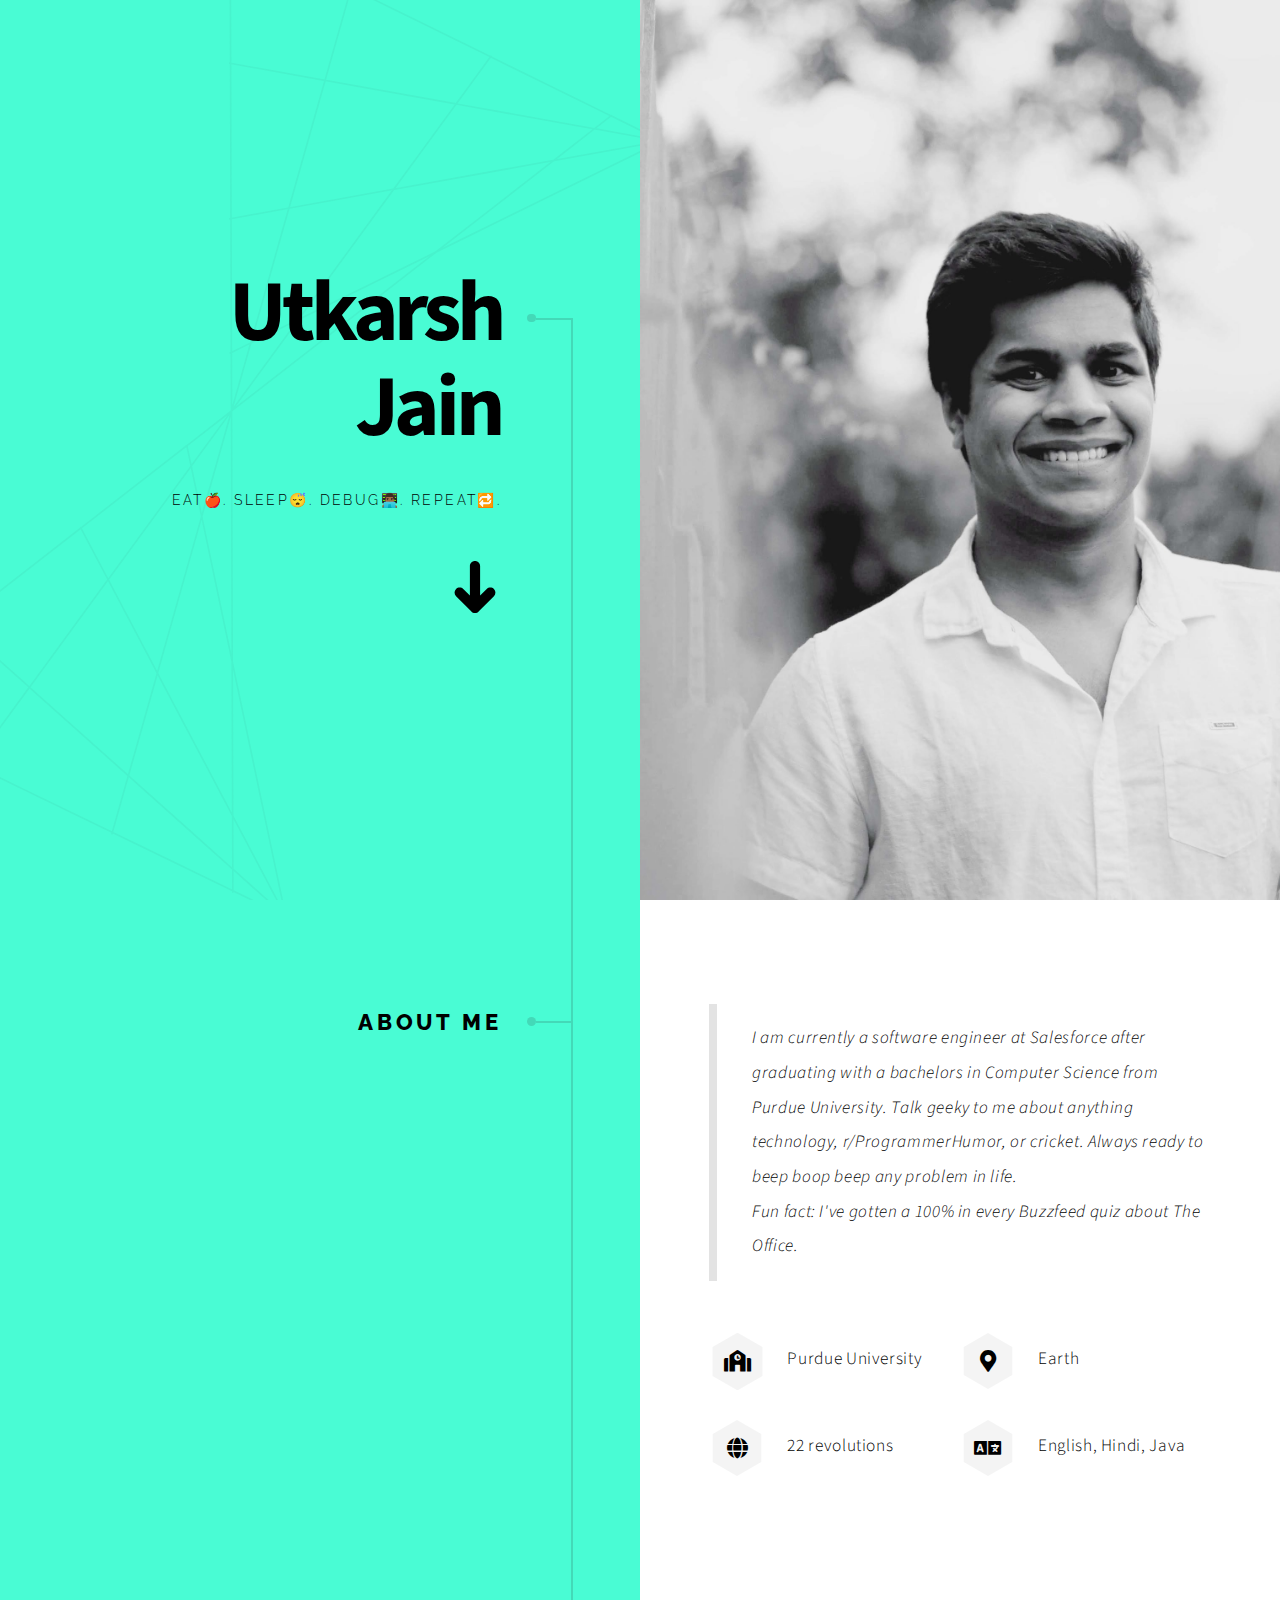
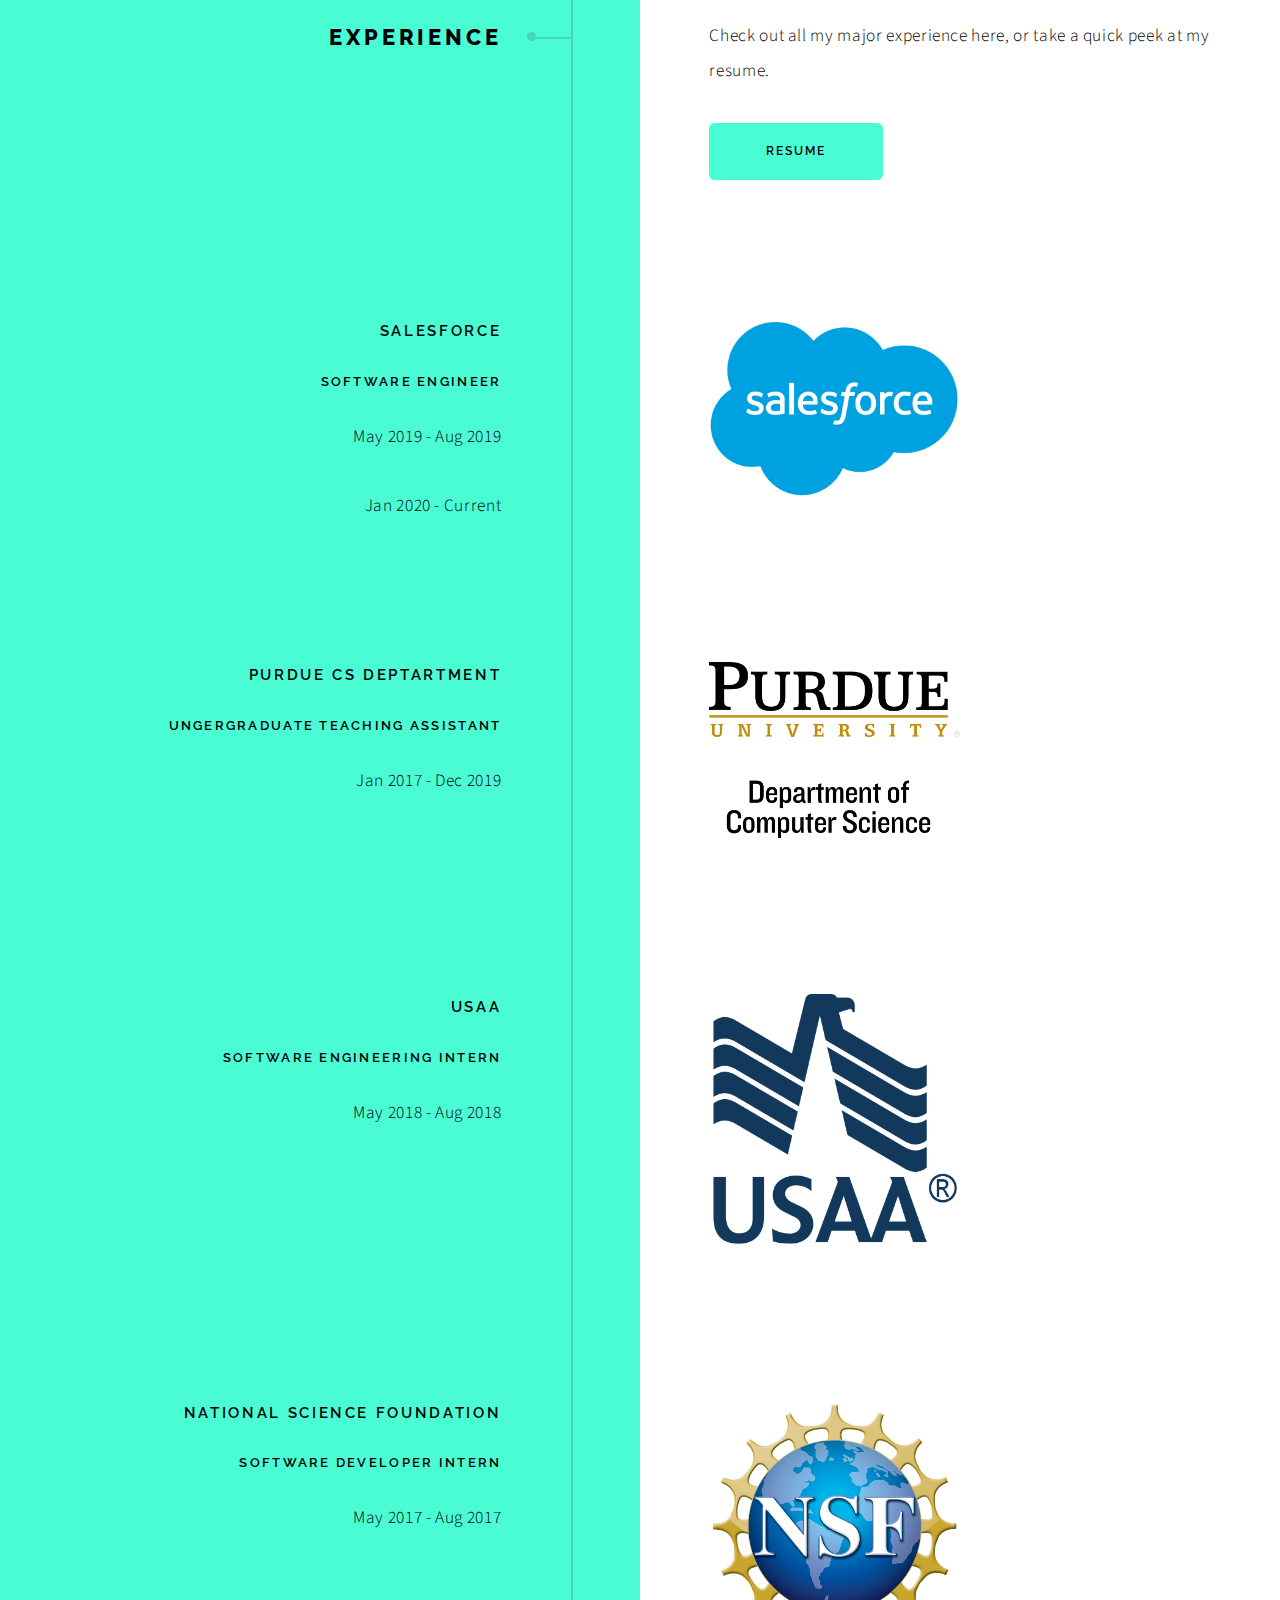
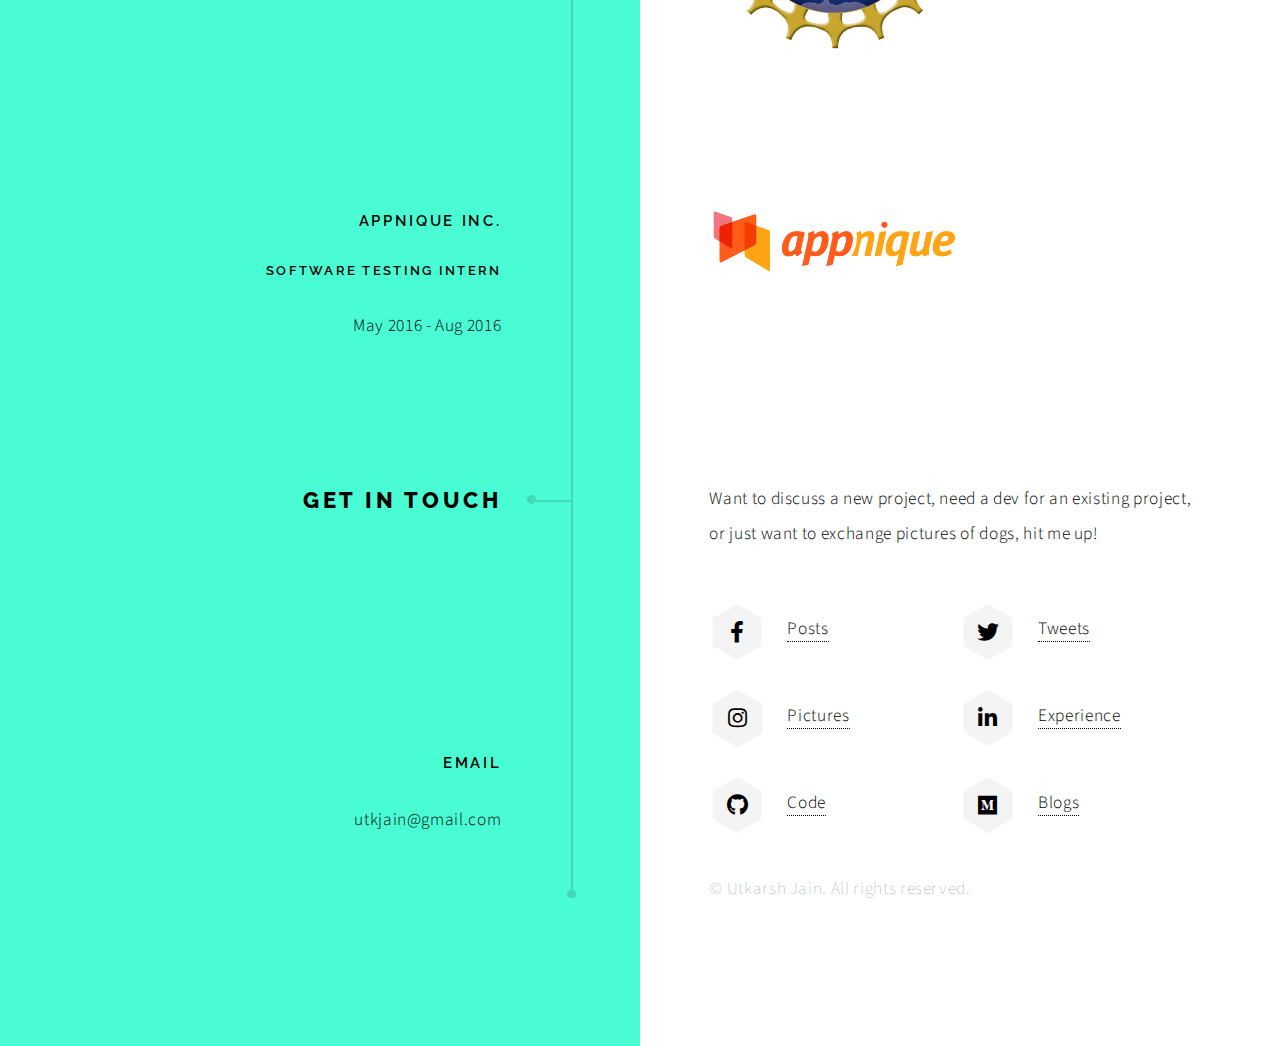
<file: index.html>
<!DOCTYPE HTML>
<html>
	<head>
		<title>Utkarsh Jain</title>
		<meta charset="utf-8" />
		<meta name="viewport" content="width=device-width, initial-scale=1, user-scalable=no" />
		<meta name="description" content="" />
		<meta name="keywords" content="" />
		<link rel="stylesheet" href="assets/css/main.css" />
		<link rel="icon" type="image/png" href="images/logo.png">
	</head>
	<body class="is-preload">

		<!-- Wrapper -->
			<div id="wrapper">

				<!-- Intro -->
				<section class="intro">
					<header>
						<h1>Utkarsh Jain</h1>
						<p>EAT🍎. SLEEP😴. DEBUG👨🏾‍💻. REPEAT🔁.</p>
						<ul class="actions">
							<li><a href="#me" class="arrow scrolly"><span class="label">Next</span></a></li>
						</ul>
					</header>
					<div class="content">
						<span class="image fill" data-position="center"><img src="images/me.jpg" alt="" /></span>
					</div>
				</section>

				<section id="me">
					<header>
						<h2>About me</h2>
					</header>
					<div class="content">
						<blockquote>I am currently a software engineer at Salesforce after graduating with a bachelors in Computer Science from Purdue University. Talk geeky to me about anything technology, r/ProgrammerHumor, or cricket. Always ready to beep boop beep any problem in life. <br> Fun fact: I've gotten a 100% in every Buzzfeed quiz about The Office. </blockquote>
						<ul class="feature-icons">
							<li class="icon solid fa-school">Purdue University</li>
							<li class="icon solid fa-map-marker-alt">Earth</li>
							<li class="icon solid fa-globe">22 revolutions</li>
							<li class="icon solid fa-language">English, Hindi, Java</li>

						</ul>
					</div>
				</section> 

				<section id="exp">
					<header>
						<h2>Experience</h2>
					</header>
					<div class="content">
						<p>Check out all my major experience here, or take a quick peek at my resume. </p>
						<ul class="actions">
							<li><a href="http://UtkarshJain98.github.io/resume.pdf" class="button primary large">Resume</a></li>
						</ul>
					</div>
				</section>

				<section>

					<header>
						<h3>Salesforce</h3>
						<h5>Software Engineer</h5>
						<p>May 2019 - Aug 2019 </p>
						<p>Jan 2020 - Current </p>

					</header>
					<div class="content">
						<span class="image main"><img src="images/salesforce.png" alt="" /></span>
					</div>
				</section>

				<section>
					<header>
						<h3>Purdue CS Deptartment</h3>
						<h5>Ungergraduate Teaching Assistant</h5>
						<p>Jan 2017 - Dec 2019 </p>
					</header>
					<div class="content">
						<span class="image main"><img src="images/pu.png" alt="" /></span>
					</div>
				</section>

				<section>
					<header>
						<h3>USAA</h3>
						<h5>Software Engineering Intern</h5>
						<p>May 2018 - Aug 2018 </p>
					</header>
					<div class="content">
						<span class="image main"><img src="images/usaa.png" alt="" /></span>
					</div>
				</section>

				<section>
					<header>
						<h3>National Science Foundation</h3>
						<h5>Software Developer Intern</h5>
						<p>May 2017 - Aug 2017 </p>
					</header>
					<div class="content">
						<span class="image main"><img src="images/nsf.png" alt="" /></span>
					</div>
				</section>

				<section>
					<header>
						<h3>Appnique Inc.</h3>
						<h5>Software Testing Intern</h5>
						<p>May 2016 - Aug 2016 </p>
					</header>
					<div class="content">
						<span class="image main"><img src="images/app.png" alt="" /></span>
					</div>
				</section>

				<!-- Section -->
					<section>
						<header>
							<h2>Get in touch</h2>
						</header>
						<div class="content">
							<p>Want to discuss a new project, need a dev for an existing project, or just want to exchange pictures of dogs, hit me up!</p>

							<ul class="feature-icons">
								<li class="icon brands fa-facebook-f"><a href="https://facebook.com/Utkyboy">Posts</a></li>
								<li class="icon brands fa-twitter"><a href="https://twitter.com/Utkyboy">Tweets</a></li>
								<li class="icon brands fa-instagram"><a href="https://instagram.com/Utkyblog">Pictures</a></li>
								<li class="icon brands fa-linkedin-in"><a href="https://linkedin.com/in/UtkarshJain98">Experience</a></li>
								<li class="icon brands fa-github"><a href="https://github.com/UtkarshJain98">Code</a></li>
								<li class="icon brands fa-medium"><a href="https://utkjain.medium.com/">Blogs</a></li>
	
							</ul>
						</div>
						<footer>
							<h3>Email</h3>
							<p>utkjain@gmail.com</p>

						</footer>
					</section>

				<!-- Copyright -->
					<div class="copyright">&copy; Utkarsh Jain. All rights reserved.</div>

			</div>

		<!-- Scripts -->
			<script src="assets/js/jquery.min.js"></script>
			<script src="assets/js/jquery.scrolly.min.js"></script>
			<script src="assets/js/browser.min.js"></script>
			<script src="assets/js/breakpoints.min.js"></script>
			<script src="assets/js/util.js"></script>
			<script src="assets/js/main.js"></script>

	</body>
</html>
</file>
<file: assets/css/main.css>
@import url(fontawesome-all.min.css);
@import url("https://fonts.googleapis.com/css?family=Source+Sans+Pro:300,600,700,300i,600i,700i|Raleway:600,800");

html, body,div, span, applet, object,
iframe, h1, h2, h3, h4, h5, h6, p, blockquote,
pre, a, abbr, acronym, address, big, cite,
code, del, dfn, em, img, ins, kbd, q, s, samp,
small, strike, strong, sub, sup, tt, var, b,
u, i, center, dl, dt, dd, ol, ul, li, fieldset,
label, legend, caption, tbody,
tfoot, thead, tr, th, td, article, aside,
canvas, details, embed, figure, figcaption,
footer, header, hgroup, menu, nav, output, ruby,
section, summary, time, mark, audio, video {
	margin: 0;
	padding: 0;
	border: 0;
	font-size: 100%;
	font: inherit;
	vertical-align: baseline;
}

article, aside, details, figcaption, figure,
footer, header, hgroup, menu, nav, section {
	display: block;}

body {
	line-height: 1;
}

ol, ul {
	list-style: none;
}

blockquote, q {
	quotes: none;
}

	blockquote:before, blockquote:after, q:before, q:after {
		content: '';
		content: none;
	}

body {
	-webkit-text-size-adjust: none;
}

/* Basic */


	body {
		-ms-overflow-style: scrollbar;
	}

	@media screen and (max-width: 480px) {

		html, body {
			min-width: 320px;
		}

	}

	html {
		box-sizing: border-box;
	}

	*, *:before, *:after {
		box-sizing: inherit;
	}

	html {
		overflow-x: hidden;
	}

	body {
		background: #ffffff;
		overflow-x: hidden;
	}

		body.is-preload *, body.is-preload *:before, body.is-preload *:after {
			-moz-animation: none !important;
			-webkit-animation: none !important;
			-ms-animation: none !important;
			animation: none !important;
			-moz-transition: none !important;
			-webkit-transition: none !important;
			-ms-transition: none !important;
			transition: none !important;
		}

/* Typography */

	html {
		font-size: 18pt;
	}

		@media screen and (max-width: 1920px) {

			html {
				font-size: 13pt;
			}

		}

		@media screen and (max-width: 1152px) {

			html {
				font-size: 14pt;
			}

		}

		@media screen and (max-width: 736px) {

			html {
				font-size: 12pt;
			}

		}

		@media screen and (max-width: 480px) {

			html {
				font-size: 11pt;
			}

		}

	body {
		background-color: #ffffff;
		color: #000000;
	}

	body, input, select, textarea {
		color: #000000;
		font-family: "Source Sans Pro", Helvetica, sans-serif;
		font-size: 1rem;
		font-weight: 300;
		letter-spacing: 0.0375em;
		line-height: 2;
	}

	a {
		-moz-transition: border-bottom-color 0.25s ease-in-out;
		-webkit-transition: border-bottom-color 0.25s ease-in-out;
		-ms-transition: border-bottom-color 0.25s ease-in-out;
		transition: border-bottom-color 0.25s ease-in-out;
		text-decoration: none;
		color: #000000;
		border-bottom: dotted 1px;
	}

		a:hover {
			text-decoration: none;
			border-bottom-color: transparent;
		}

	strong, b {
		font-weight: 600;
		color: #000000;
	}

	em, i {
		font-style: italic;
	}

	p {
		margin: 0 0 2rem 0;
	}

	h1, h2, h3, h4, h5, h6 {
		color: #000000;
		font-family: "Raleway", Helvetica, sans-serif;
		font-weight: 600;
		letter-spacing: 0.175em;
		line-height: 1.75;
		margin: 0 0 1.5rem 0;
		text-transform: uppercase;
	}

		h1 a, h2 a, h3 a, h4 a, h5 a, h6 a {
			color: inherit;
			text-decoration: none;
		}

	h1 {
		font-family: "Source Sans Pro", Helvetica, sans-serif;
		font-size: 5rem;
		font-weight: 700;
		letter-spacing: -0.05em;
		line-height: 1.1;
		margin: 0 0 1.5rem 0;
		text-transform: none;
	}

	h2 {
		font-size: 1.25rem;
		font-weight: 800;
		margin: 0 0 2rem 0;
	}

	h3 {
		font-size: 0.875rem;
	}

	h4 {
		font-size: 0.875rem;
	}

	h5 {
		font-size: 0.75rem;
	}

	h6 {
		font-size: 0.625rem;
	}

	@media screen and (max-width: 736px) {

		h1 {
			font-size: 4.5rem;
			line-height: 1.1;
		}

		h2 {
			font-size: 1.25rem;
			line-height: 1.7;
		}

		h3 {
			font-size: 0.9rem;
		}

		h4 {
			font-size: 0.75rem;
		}

		h5 {
			font-size: 0.675rem;
		}

	}

	@media screen and (max-width: 360px) {

		h1 {
			font-size: 3.75rem;
		}

		h2 {
			font-size: 1.125rem;
		}

		h3 {
			font-size: 0.8rem;
		}

		h4 {
			font-size: 0.675rem;
		}

		h5 {
			font-size: 0.675rem;
		}

	}

	sub {
		font-size: 0.8rem;
		position: relative;
		top: 0.5rem;
	}

	sup {
		font-size: 0.8rem;
		position: relative;
		top: -0.5rem;
	}

	blockquote {
		border-left: solid 0.5rem rgba(144, 144, 144, 0.25);
		font-style: italic;
		margin: 0 0 2rem 0;
		padding: 1rem 0 1rem 2rem;
	}

	code {
		background: rgba(144, 144, 144, 0.1);
		border-radius: 0.325rem;
		font-family: "Courier New", monospace;
		font-size: 0.9rem;
		margin: 0 0.25rem;
		padding: 0.25rem 0.65rem;
	}

	pre {
		-webkit-overflow-scrolling: touch;
		font-family: "Courier New", monospace;
		font-size: 0.9rem;
		margin: 0 0 2rem 0;
		width: 100%;
	}

		pre code {
			display: block;
			line-height: 1.75;
			padding: 1rem 1.5rem;
			overflow-x: auto;
		}

	hr {
		border: 0;
		border-bottom: solid 2px rgba(144, 144, 144, 0.25);
		margin: 3rem 0;
	}

		hr.major {
			margin: 5rem 0;
		}

		@media screen and (max-width: 736px) {

			hr.major {
				margin: 3rem 0;
			}

		}



/* Box */

	.box {
		border: solid 2px rgba(144, 144, 144, 0.25);
		border-radius: 0.325rem;
		margin-bottom: 2rem;
		padding: 1.5rem;
	}

		.box > :last-child {
			margin-bottom: 0;
		}

		.box.alt {
			border: 0;
			border-radius: 0;
			padding: 0;
		}

/* Button */

	input[type="submit"],
	input[type="reset"],
	input[type="button"],
	button,
	.button {
		-moz-appearance: none;
		-webkit-appearance: none;
		-ms-appearance: none;
		appearance: none;
		-moz-transition: background-color 0.25s ease-in-out, box-shadow 0.25s ease-in-out, color 0.25s ease-in-out;
		-webkit-transition: background-color 0.25s ease-in-out, box-shadow 0.25s ease-in-out, color 0.25s ease-in-out;
		-ms-transition: background-color 0.25s ease-in-out, box-shadow 0.25s ease-in-out, color 0.25s ease-in-out;
		transition: background-color 0.25s ease-in-out, box-shadow 0.25s ease-in-out, color 0.25s ease-in-out;
		background-color: transparent;
		border-radius: 0.325rem;
		border: 0;
		box-shadow: inset 0 0 0 2px rgba(144, 144, 144, 0.25);
		color: #000000 !important;
		cursor: pointer;
		display: inline-block;
		font-family: "Raleway", Helvetica, sans-serif;
		font-size: 0.6rem;
		font-weight: 600;
		height: 3rem;
		letter-spacing: 0.175em;
		line-height: 3rem;
		padding: 0 2rem;
		text-align: center;
		text-decoration: none;
		text-transform: uppercase;
		white-space: nowrap;
	}

		input[type="submit"]:hover,
		input[type="reset"]:hover,
		input[type="button"]:hover,
		button:hover,
		.button:hover {
			box-shadow: inset 0 0 0 2px #2ee4bb;
			color: #2ee4bb !important;
		}

		input[type="submit"]:active,
		input[type="reset"]:active,
		input[type="button"]:active,
		button:active,
		.button:active {
			background-color: rgba(73, 252, 212, 0.25);
			box-shadow: inset 0 0 0 2px #2ee4bb;
			color: #2ee4bb !important;
		}

		input[type="submit"].small,
		input[type="reset"].small,
		input[type="button"].small,
		button.small,
		.button.small {
			font-size: 0.5rem;
			height: 2.25rem;
			line-height: 2.25rem;
			padding: 0 1.25rem;
		}

		input[type="submit"].large,
		input[type="reset"].large,
		input[type="button"].large,
		button.large,
		.button.large {
			font-size: 0.7rem;
			height: 3.2625rem;
			line-height: 3.2625rem;
			padding: 0 3.25rem;
		}

		input[type="submit"].wide,
		input[type="reset"].wide,
		input[type="button"].wide,
		button.wide,
		.button.wide {
			min-width: 13rem;
		}

		input[type="submit"].icon:before,
		input[type="reset"].icon:before,
		input[type="button"].icon:before,
		button.icon:before,
		.button.icon:before {
			margin-right: 0.5rem;
		}

		input[type="submit"].fit,
		input[type="reset"].fit,
		input[type="button"].fit,
		button.fit,
		.button.fit {
			width: 100%;
		}

		input[type="submit"].disabled, input[type="submit"]:disabled,
		input[type="reset"].disabled,
		input[type="reset"]:disabled,
		input[type="button"].disabled,
		input[type="button"]:disabled,
		button.disabled,
		button:disabled,
		.button.disabled,
		.button:disabled {
			pointer-events: none;
			opacity: 0.25;
		}

		input[type="submit"].primary,
		input[type="reset"].primary,
		input[type="button"].primary,
		button.primary,
		.button.primary {
			background-color: #49fcd4;
			box-shadow: none;
			color: #000000 !important;
		}

			input[type="submit"].primary:hover,
			input[type="reset"].primary:hover,
			input[type="button"].primary:hover,
			button.primary:hover,
			.button.primary:hover {
				background-color: #93ffe7;
			}

			input[type="submit"].primary:active,
			input[type="reset"].primary:active,
			input[type="button"].primary:active,
			button.primary:active,
			.button.primary:active {
				background-color: #44f2cb;
			}

		@media screen and (max-width: 736px) {

			input[type="submit"],
			input[type="reset"],
			input[type="button"],
			button,
			.button {
				font-size: 0.7rem;
				height: 3.3rem;
				line-height: 3.3rem;
			}

				input[type="submit"].large,
				input[type="reset"].large,
				input[type="button"].large,
				button.large,
				.button.large {
					font-size: 0.8rem;
					height: 3.75rem;
					line-height: 3.75rem;
				}

				input[type="submit"].small,
				input[type="reset"].small,
				input[type="button"].small,
				button.small,
				.button.small {
					font-size: 0.6rem;
					height: 3rem;
					line-height: 3rem;
				}

		}

/* Icon */

	.icon {
		text-decoration: none;
		border-bottom: none;
		position: relative;
	}

		.icon:before {
			-moz-osx-font-smoothing: grayscale;
			-webkit-font-smoothing: antialiased;
			display: inline-block;
			font-style: normal;
			font-variant: normal;
			text-rendering: auto;
			line-height: 1;
			text-transform: none !important;
			font-family: 'Font Awesome 5 Free';
			font-weight: 400;
		}

		.icon > .label {
			display: none;
		}

		.icon.solid:before {
			font-weight: 900;
		}

		.icon.brands:before {
			font-family: 'Font Awesome 5 Brands';
		}

/* Image */

	.image {
		border: 0;
		display: inline-block;
		position: relative;
	}

		.image img {
			display: block;
		}

		.image[data-position] img {
			-moz-object-fit: cover;
			-webkit-object-fit: cover;
			-ms-object-fit: cover;
			object-fit: cover;
			display: block;
			position: absolute;
			top: 0;
			left: 0;
			width: 100%;
			height: 100%;
		}

		.image[data-position="top left"] img {
			-moz-object-position: top left;
			-webkit-object-position: top left;
			-ms-object-position: top left;
			object-position: top left;
		}

		.image[data-position="top"] img {
			-moz-object-position: top;
			-webkit-object-position: top;
			-ms-object-position: top;
			object-position: top;
		}

		.image[data-position="top right"] img {
			-moz-object-position: top right;
			-webkit-object-position: top right;
			-ms-object-position: top right;
			object-position: top right;
		}

		.image[data-position="right"] img {
			-moz-object-position: right;
			-webkit-object-position: right;
			-ms-object-position: right;
			object-position: right;
		}

		.image[data-position="bottom right"] img {
			-moz-object-position: bottom right;
			-webkit-object-position: bottom right;
			-ms-object-position: bottom right;
			object-position: bottom right;
		}

		.image[data-position="bottom"] img {
			-moz-object-position: bottom;
			-webkit-object-position: bottom;
			-ms-object-position: bottom;
			object-position: bottom;
		}

		.image[data-position="bottom left"] img {
			-moz-object-position: bottom left;
			-webkit-object-position: bottom left;
			-ms-object-position: bottom left;
			object-position: bottom left;
		}

		.image[data-position="left"] img {
			-moz-object-position: left;
			-webkit-object-position: left;
			-ms-object-position: left;
			object-position: left;
		}

		.image[data-position="center"] img {
			-moz-object-position: center;
			-webkit-object-position: center;
			-ms-object-position: center;
			object-position: center;
		}

		.image[data-position="25% 25%"] img {
			-moz-object-position: 25% 25%;
			-webkit-object-position: 25% 25%;
			-ms-object-position: 25% 25%;
			object-position: 25% 25%;
		}

		.image[data-position="75% 25%"] img {
			-moz-object-position: 75% 25%;
			-webkit-object-position: 75% 25%;
			-ms-object-position: 75% 25%;
			object-position: 75% 25%;
		}

		.image[data-position="75% 75%"] img {
			-moz-object-position: 75% 75%;
			-webkit-object-position: 75% 75%;
			-ms-object-position: 75% 75%;
			object-position: 75% 75%;
		}

		.image[data-position="25% 75%"] img {
			-moz-object-position: 25% 75%;
			-webkit-object-position: 25% 75%;
			-ms-object-position: 25% 75%;
			object-position: 25% 75%;
		}

		.image.left, .image.right {
			max-width: 40%;
		}

			.image.left img, .image.right img {
				width: 100%;
			}

		.image.left {
			float: left;
			margin: 0 2rem 2rem 0;
			top: 0.25rem;
		}

		.image.right {
			float: right;
			margin: 0 0 2rem 2rem;
			top: 0.25rem;
		}

		.image.fit {
			display: block;
			margin: 0 0 2rem 0;
			width: 100%;
		}

			.image.fit img {
				width: 100%;
			}

		.image.main {
			display: block;
			margin: 3rem 0;
			width: 50%;
		}

			.image.main img {
				width: 100%;
			}

			.image.main:first-child {
				margin-top: 0;
			}

		.image.fill {
			height: 100%;
			left: 0;
			position: absolute;
			top: 0;
			width: 100%;
		}

			.image.fill img {
				height: 100%;
				left: 0;
				position: absolute;
				top: 0;
				width: 100%;
			}

/* List */

	ol {
		list-style: decimal;
		margin: 0 0 2rem 0;
		padding-left: 1.25rem;
	}

		ol li {
			padding-left: 0.25rem;
		}

	ul {
		list-style: disc;
		margin: 0 0 2rem 0;
		padding-left: 1rem;
	}

		ul li {
			padding-left: 0.325rem;
		}

		ul.alt {
			list-style: none;
			padding-left: 0;
		}

			ul.alt > li {
				border-top: solid 1px rgba(144, 144, 144, 0.25);
				padding: 0.75rem 0;
			}

				ul.alt > li:first-child {
					border-top: 0;
					padding-top: 0;
				}

				ul.alt > li:last-child {
					padding-bottom: 0;
				}

		ul.items {
			list-style: none;
			padding-left: 0;
		}

			ul.items > li {
				padding-left: 0;
				margin: 0 0 3rem 0;
			}

				ul.items > li > h3 {
					margin: 0 0 1rem 0;
				}

				ul.items > li > :last-child {
					margin-bottom: 0;
				}

				ul.items > li:last-child {
					margin-bottom: 0;
				}

		@media screen and (max-width: 736px) {

			ul.items > li {
				margin: 0 0 2rem 0;
			}

		}

	dl {
		margin: 0 0 2rem 0;
	}

		dl dt {
			display: block;
			font-weight: 600;
			margin: 0 0 1rem 0;
		}

		dl dd {
			margin-left: 1.5rem;
		}

/* Actions */

	ul.actions {
		display: -moz-flex;
		display: -webkit-flex;
		display: -ms-flex;
		display: flex;
		cursor: default;
		list-style: none;
		margin-left: -1rem;
		padding-left: 0;
	}

		ul.actions li {
			padding: 0 0 0 1rem;
			vertical-align: middle;
		}

		ul.actions.special {
			-moz-justify-content: center;
			-webkit-justify-content: center;
			-ms-justify-content: center;
			justify-content: center;
			width: 100%;
			margin-left: 0;
		}

			ul.actions.special li:first-child {
				padding-left: 0;
			}

		ul.actions.stacked {
			-moz-flex-direction: column;
			-webkit-flex-direction: column;
			-ms-flex-direction: column;
			flex-direction: column;
			margin-left: 0;
		}

			ul.actions.stacked li {
				padding: 1.3rem 0 0 0;
			}

				ul.actions.stacked li:first-child {
					padding-top: 0;
				}

		ul.actions.fit {
			width: calc(100% + 1rem);
		}

			ul.actions.fit li {
				-moz-flex-grow: 1;
				-webkit-flex-grow: 1;
				-ms-flex-grow: 1;
				flex-grow: 1;
				-moz-flex-shrink: 1;
				-webkit-flex-shrink: 1;
				-ms-flex-shrink: 1;
				flex-shrink: 1;
				width: 100%;
			}

				ul.actions.fit li > * {
					width: 100%;
				}

			ul.actions.fit.stacked {
				width: 100%;
			}

		@media screen and (max-width: 480px) {

			ul.actions:not(.fixed) {
				-moz-flex-direction: column;
				-webkit-flex-direction: column;
				-ms-flex-direction: column;
				flex-direction: column;
				margin-left: 0;
				width: 100% !important;
			}

				ul.actions:not(.fixed) li {
					-moz-flex-grow: 1;
					-webkit-flex-grow: 1;
					-ms-flex-grow: 1;
					flex-grow: 1;
					-moz-flex-shrink: 1;
					-webkit-flex-shrink: 1;
					-ms-flex-shrink: 1;
					flex-shrink: 1;
					padding: 1rem 0 0 0;
					text-align: center;
					width: 100%;
				}

					ul.actions:not(.fixed) li > * {
						width: 100%;
					}

					ul.actions:not(.fixed) li:first-child {
						padding-top: 0;
					}

					ul.actions:not(.fixed) li input[type="submit"],
					ul.actions:not(.fixed) li input[type="reset"],
					ul.actions:not(.fixed) li input[type="button"],
					ul.actions:not(.fixed) li button,
					ul.actions:not(.fixed) li .button {
						width: 100%;
					}

						ul.actions:not(.fixed) li input[type="submit"].icon:before,
						ul.actions:not(.fixed) li input[type="reset"].icon:before,
						ul.actions:not(.fixed) li input[type="button"].icon:before,
						ul.actions:not(.fixed) li button.icon:before,
						ul.actions:not(.fixed) li .button.icon:before {
							margin-left: -0.5rem;
						}

		}

/* Arrow */

	a.arrow {
		border-bottom: 0;
		display: inline-block;
		height: 4rem;
		position: relative;
		width: 6rem;
	}

		a.arrow .label {
			display: none;
		}

		a.arrow:before {
			background-image: url("data:image/svg+xml;charset=utf8,%3Csvg xmlns='http://www.w3.org/2000/svg' x='0px' y='0px' viewBox='0 0 512 512'%3E%3Cpath d='M442.53,346.28L293.65,495.16c-0.33,0.33-0.7,0.62-1.05,0.94c-9.16,9.77-22.15,15.9-36.6,15.9 c-14.44,0-27.43-6.13-36.59-15.88c-0.35-0.33-0.72-0.62-1.06-0.96L69.47,346.28c-19.62-19.62-19.62-51.44,0-71.05 c19.62-19.62,51.43-19.62,71.06,0l65.23,65.23V50.24C205.76,22.5,228.25,0,256,0s50.24,22.5,50.24,50.24v290.21l65.23-65.23 c19.62-19.62,51.43-19.62,71.05,0C462.15,294.84,462.15,326.66,442.53,346.28z' fill='%23000000' /%3E%3C/svg%3E");
			background-position: center;
			background-repeat: no-repeat;
			background-size: contain;
			content: '';
			display: inline-block;
			height: 100%;
			position: relative;
			width: 3rem;
		}

/* Feature Icons */

	ul.feature-icons {
		display: flex;
		flex-wrap: wrap;
		list-style: none;
		margin: 3rem 0;
		padding-left: 0;
	}

		ul.feature-icons:first-child {
			margin-top: 0;
		}

		ul.feature-icons li {
			margin: 2.5rem 0 0 0;
			padding: 0.5rem 0 0 4.5rem;
			position: relative;
			width: 50%;
		}

			ul.feature-icons li:before {
				background-image: url("data:image/svg+xml;charset=utf8,%3Csvg xmlns='http://www.w3.org/2000/svg' x='0px' y='0px' viewBox='0 0 512 512'%3E%3Cpath d='M256,0l221.7,128v256L256,512L34.3,384V128L256,0z' fill='rgba(144, 144, 144, 0.1)' /%3E%3C/svg%3E");
				background-position: center;
				background-repeat: no-repeat;
				background-size: contain;
				color: #000000;
				display: block;
				font-size: 1.25rem;
				height: 3.25rem;
				left: 0;
				line-height: 3.25rem;
				position: absolute;
				text-align: center;
				top: 0;
				width: 3.25rem;
			}

			ul.feature-icons li:nth-child(1), ul.feature-icons li:nth-child(2) {
				margin-top: 0;
			}

		@media screen and (max-width: 736px) {

			ul.feature-icons {
				margin: 0 0 3rem 0;
			}

				ul.feature-icons li {
					width: 100%;
				}

					ul.feature-icons li:nth-child(2) {
						margin-top: 2rem;
					}

		}

/* Wrapper */

	#wrapper {
		position: relative;
		width: 100vw;
		padding: 0 0 10rem 0;
	}

		#wrapper:before {
			background-attachment: fixed;
			background-color: #49fcd4;
			background-image: url("data:image/svg+xml;charset=utf8,%3Csvg xmlns='http://www.w3.org/2000/svg' viewBox='0 0 920 1750' x='0px' y='0px'%3E %3Cpath style='fill: rgba(67, 217, 184, 0.25)' d='M889.72,1137.55l-2.91-0.75l-364.39,282.94l-0.7-0.9l-0.51,0.11l-94.77-451.5l-32.51-15.75l-16.73-8.11l0,0.68 l-1.46,0l0-1.39l-1.89-0.92l-112.41-54.47l-0.29,1.03l-1.41-0.37l0.37-1.31l-34.14-16.54l-98.56-47.76l-0.59,0.81l-1.16-0.88 l0.42-0.57L11.43,766.33l-0.25,0.2l-0.9-1.15l102.87-79.98l0.08-0.1l0.02,0.02l116.68-90.72l-0.18-0.34l1.3-0.66l0.05,0.09 l100.5-78.14l-0.07-0.32l0.65-0.14l42.3-32.89l-0.15-54.54l-0.59,0.29l-0.64-1.31l1.23-0.6l-0.01-4.54l-0.33-122.47l-0.99,0.18 l-0.28-1.43l1.27-0.23l-0.4-147.49l-0.87-0.16l0.28-1.43l0.58,0.1l-0.35-127.48l-0.13-0.06l0.64-1.31L489.97,76.8l0.73,0.19 l-0.04,0.14l132.63,65.11l0.33-0.45l1.16,0.88l-0.16,0.22l114.21,56.07l0.45-0.35l0.72,0.93l47.89,23.51l2.76-1.36l0.56,4.61 l-3.32-1.63L571.52,330.88L375.95,482.93l0.66,239.95l51.12,243.57l222.53,107.83l236.23,60.93l2.27-1.77 M375.8,425.34l17.25-8.47 l36.13-127.75l-53.73,9.66L375.8,425.34z M551,241.05l38.19-52.2l-123.83-22.27l-34.13,120.68l98.99-17.81L551,241.05z M532.3,269.09l151.34-27.22l37.63-29.25l-130.48-23.47L532.3,269.09z M303.38,733.9l-2.36-4.48l-44.18-83.78L182.5,747.25 l40.78,36.46l52.69,47.11L303.38,733.9z M277.18,831.91l56.95,50.93L375.69,920l-0.13-49.23l-71.19-135L277.18,831.91z M303.96,731.86l41.93-148.25l-9.74-46.39L257.8,644.33L303.96,731.86z M304.94,733.73l9.55,18.12l61.05,115.78l-0.39-144.6 l-16.9-80.53l-11.71-55.81L304.94,733.73z M375.21,211.79l0.23,85.51l54.17-9.74l34.29-121.23l-88.87-15.98L375.21,211.79z M430.78,288.83l-17.88,63.21L394.81,416l44.01-21.6l90.15-123.23L430.78,288.83z M287.76,898.62l87.99,42.64l-0.05-19.29 l-91.37-81.71l-7.59-6.78l-14.88,52.59L287.76,898.62z M174.26,843.62l86.26,41.8l15-53.03l-93.89-83.95l-53.34,72.91L174.26,843.62 z M113.18,687.22L12.71,765.33l55.69,26.99l58.56,28.38l53.58-73.24l-34.83-31.14L113.18,687.22z M230.62,595.92l-116.27,90.4 l63.02,56.36l4.03,3.61l74.67-102.08l-7.47-14.17L230.62,595.92z M331.94,517.15l-100.15,77.86l25.25,47.88l78.71-107.59l-1.71-8.14 L331.94,517.15z M333.22,516.15l2.02,9.64l1.66,7.92l34.65-47.37L333.22,516.15z M337.31,535.63l9.43,44.95l26.67-94.3 L337.31,535.63z M347.39,583.66l27.74,132.16l-0.62-228.04L347.39,583.66z M374.7,21.83l0.35,127.02l89.27,16.06l24.61-87 L374.7,21.83z M490.25,78.56l-22.26,78.7l-2.24,7.91l124.39,22.37l10.23-13.99l22.04-30.12L490.25,78.56z M623.74,144.09 l-12.29,16.8l-19.71,26.95l131.07,23.58l14.73-11.45L623.74,144.09z M739,200.67l-13.3,10.34l-0.96,0.74l58.14,10.46L739,200.67z M723.19,212.96l-25.33,19.69l-11.14,8.66l97.03-17.45L723.19,212.96z M782.89,225.5l-98.64,17.74l-107.06,83.23L782.89,225.5z M631.68,282.26l49.48-38.47l-150.1,27l-89.41,122.22l129.1-63.37L631.68,282.26z M565.06,334.05l-125.28,61.5l-45.94,62.8 l-14.96,20.44L565.06,334.05z M425.31,412.87l11.65-15.93l-42.69,20.96l-13.66,48.3l-3.58,12.67L425.31,412.87z M392.51,418.76 l-16.71,8.2l0.01,4.72l0.12,45.68L392.51,418.76z M377.21,941.96l21.37,10.36l24.14,11.7l-45.56-40.74L377.21,941.96z M377.15,921.31l34.83,31.15l12.57,11.24l-47.53-90.14L377.15,921.31z M376.63,730.07l0.38,140.33l48.29,91.59L376.63,730.07z M806.29,1197.48l75.8-58.86l-28.56,11.47l-25.6,10.28l14.96,7.25l-0.64,1.31l-16.16-7.83l-124.76,50.1l40.56,36.27L806.29,1197.48z M522.43,1146.18l58.88,111.66l52.71-21.17l64.61-25.95l-75.11-67.17L522.43,1146.18z M621.92,1142.14l-115.78-103.53l-46.8-12.07 l62.33,118.2l7.06-0.18L621.92,1142.14z M700.14,1210.12l124.19-49.87l-42.89-20.78l-155.8,4.04L700.14,1210.12z M679.7,1295.77 l61.03-47.39l-40.9-36.57l-117.85,47.32l42.09,79.82L679.7,1295.77z M522.48,1417.85l1.83-1.42l98.6-76.56l-42.28-80.19 l-84.25,33.83L522.48,1417.85z M496.08,1292.06l83.87-33.68l-59.14-112.16l-55.04,1.43L496.08,1292.06z M465.46,1146.2l54.58-1.42 l-62.61-118.74l-18.03-4.65l0.36-1.41l16.74,4.32l-27.63-52.4L465.46,1146.2z M458.42,1024.79l45.35,11.7l-74.14-66.29 L458.42,1024.79z M431.46,969.87l75.38,67.41l136.26,35.15L431.46,969.87z M649.76,1075.65l-140.54-36.25l114.83,102.68l154.53-4.01 L649.76,1075.65z M656.92,1077.5l124.84,60.5l51.97-1.35l47.7-1.24L656.92,1077.5z M784.62,1139.38l41.54,20.13l56.45-22.67 L784.62,1139.38z'/%3E %3C/svg%3E");
			background-position: -50% 10%;
			background-repeat: repeat-y;
			background-size: 75% auto;
			content: '';
			display: block;
			height: 100%;
			left: 0;
			position: absolute;
			top: 0;
			width: 50vw;
			z-index: -1;
		}

		#wrapper section {
			display: grid;
			grid-template-areas: "header content" "footer content";
			grid-template-columns: 50vw 50vw;
			grid-template-rows: 1fr;
		}

			#wrapper section:first-child {
				margin-top: 0;
			}

			#wrapper section > header {
				grid-area: header;
				justify-self: end;
				text-align: right;
			}

				#wrapper section > header h2 {
					margin: 0 0 5rem 0;
				}

				#wrapper section > header h1 + p {
					font-family: "Raleway", Helvetica, sans-serif;
					font-size: 0.8rem;
					letter-spacing: 0.175em;
					line-height: 2.5;
					text-transform: uppercase;
				}

				#wrapper section > header ul.actions {
					justify-content: flex-end;
				}

			#wrapper section > .content {
				grid-area: content;
				max-width: 60rem;
				position: relative;
			}

			#wrapper section > footer {
				grid-area: footer;
				text-align: right;
			}

				#wrapper section > footer ul.actions {
					justify-content: flex-end;
				}

		#wrapper > section {
			position: relative;
		}

			#wrapper > section > header:before {
				background: #43d9b8;
				content: '';
				display: block;
				margin-top: 1rem;
				position: absolute;
				width: 2px;
			}

			#wrapper > section > header h1, #wrapper > section > header h2 {
				position: relative;
			}

				#wrapper > section > header h1:before, #wrapper > section > header h2:before {
					background: #43d9b8;
					content: '';
					display: block;
					height: 2px;
					position: absolute;
					top: 1rem;
				}

				#wrapper > section > header h1:after, #wrapper > section > header h2:after {
					background: #43d9b8;
					border-radius: 0.5rem;
					content: '';
					display: block;
					height: 0.5rem;
					position: absolute;
					top: 0.75rem;
					width: 0.5rem;
				}

			#wrapper > section > header h1 {
				margin-top: -2rem;
			}

				#wrapper > section > header h1:before {
					top: 3rem;
				}

				#wrapper > section > header h1:after {
					top: 2.75rem;
				}

			#wrapper > section > .content > section {
				position: relative;
			}

				#wrapper > section > .content > section:first-child {
					margin-top: 6rem;
				}

			#wrapper > section.intro {
				align-items: center;
			}

				#wrapper > section.intro > header {
					padding-top: 4rem;
					width: 100%;
				}

					#wrapper > section.intro > header > * {
						margin-left: auto;
					}

					#wrapper > section.intro > header:before {
						left: auto;
					}

				#wrapper > section.intro > .content {
					height: 100vh;
					max-width: none;
				}

			#wrapper > section:last-of-type > header:before {
				height: 100%;
			}

			#wrapper > section:last-of-type > header:after {
				background: #43d9b8;
				border-radius: 0.5rem;
				bottom: -1.5rem;
				content: '';
				display: block;
				height: 0.5rem;
				position: absolute;
				width: 0.5rem;
				z-index: 1;
			}

		#wrapper .copyright {
			color: rgba(0, 0, 0, 0.25);
			font-size: 1rem;
			left: 50vw;
			position: relative;
			width: 50vw;
		}

			#wrapper .copyright a {
				color: inherit;
			}

		#wrapper section {
			margin: 7.5rem 0 0 0;
		}

			#wrapper section > header {
				padding: 0 10rem 0 5rem;
				width: 35rem;
			}

			#wrapper section > .content {
				padding: 0 5rem;
			}

			#wrapper section > footer {
				padding: 0 10rem;
			}

		#wrapper > section > header:before {
			height: calc(100% + 10rem);
			left: calc(50vw - 5rem);
		}

		#wrapper > section > header h1:before, #wrapper > section > header h2:before {
			right: -5rem;
			width: 2.5rem;
		}

		#wrapper > section > header h1:after, #wrapper > section > header h2:after {
			right: -2.5rem;
		}

		#wrapper > section > .content > section {
			left: calc(-50vw - 5rem);
		}

			#wrapper > section > .content > section > header {
				width: 32rem;
			}

		#wrapper > section.intro > header > * {
			width: 20rem;
		}

		#wrapper > section.intro > header:before {
			margin-left: calc(50vw - 10rem);
		}

		@media screen and (max-width: 1152px) {

			#wrapper > section.intro > header > * {
				width: 100%;
			}

			#wrapper > section.intro > header:before {
				margin-left: 0;
			}

		}

		#wrapper > section:last-of-type > header:after {
			left: calc(50vw - 5rem - 0.25rem + 1px);
		}

		#wrapper .copyright {
			padding: 0 5rem;
		}

		@media screen and (max-width: 1280px) {

			#wrapper {
				padding: 0 0 8rem 0;
			}

				#wrapper section {
					margin: 6rem 0 0 0;
				}

					#wrapper section > header {
						padding: 0 8rem 0 4rem;
						width: 33rem;
					}

					#wrapper section > .content {
						padding: 0 4rem;
					}

					#wrapper section > footer {
						padding: 0 8rem;
					}

				#wrapper > section > header:before {
					height: calc(100% + 8rem);
					left: calc(50vw - 4rem);
				}

				#wrapper > section > header h1:before, #wrapper > section > header h2:before {
					right: -4rem;
					width: 2rem;
				}

				#wrapper > section > header h1:after, #wrapper > section > header h2:after {
					right: -2rem;
				}

				#wrapper > section > .content > section {
					left: calc(-50vw - 4rem);
				}

					#wrapper > section > .content > section > header {
						width: 30rem;
					}

				#wrapper > section.intro > header > * {
					width: 21rem;
				}

				#wrapper > section.intro > header:before {
					margin-left: calc(50vw - 8rem);
				}

		}

		@media screen and (max-width: 1280px) and (max-width: 1152px) {

			#wrapper > section.intro > header > * {
				width: 100%;
			}

			#wrapper > section.intro > header:before {
				margin-left: 0;
			}

		}

		@media screen and (max-width: 1280px) {

				#wrapper > section:last-of-type > header:after {
					left: calc(50vw - 4rem - 0.25rem + 1px);
				}

				#wrapper .copyright {
					padding: 0 4rem;
				}

		}

		@media screen and (max-width: 1152px) {

			#wrapper {
				padding: 0;
			}

				#wrapper:before {
					display: none;
				}

				#wrapper section {
					grid-template-areas: "header" "content" "footer";
					grid-template-columns: 1fr;
					grid-template-rows: 3fr;
				}

					#wrapper section > header {
						justify-self: start;
						padding: 0;
						text-align: left;
						width: 100%;
					}

						#wrapper section > header ul.actions {
							justify-content: flex-start;
						}

					#wrapper section > .content {
						padding: 0;
						width: 100%;
						overflow-x: hidden;
					}

					#wrapper section > footer {
						padding: 0;
						text-align: left;
					}

						#wrapper section > footer ul.actions {
							justify-content: flex-start;
						}

				#wrapper > section {
					margin: 0;
				}

					#wrapper > section > header {
						background-attachment: fixed;
						background-color: #49fcd4;
						background-image: url("data:image/svg+xml;charset=utf8,%3Csvg xmlns='http://www.w3.org/2000/svg' viewBox='0 0 920 1750' x='0px' y='0px'%3E %3Cpath style='fill: rgba(67, 217, 184, 0.5)' d='M889.72,1137.55l-2.91-0.75l-364.39,282.94l-0.7-0.9l-0.51,0.11l-94.77-451.5l-32.51-15.75l-16.73-8.11l0,0.68 l-1.46,0l0-1.39l-1.89-0.92l-112.41-54.47l-0.29,1.03l-1.41-0.37l0.37-1.31l-34.14-16.54l-98.56-47.76l-0.59,0.81l-1.16-0.88 l0.42-0.57L11.43,766.33l-0.25,0.2l-0.9-1.15l102.87-79.98l0.08-0.1l0.02,0.02l116.68-90.72l-0.18-0.34l1.3-0.66l0.05,0.09 l100.5-78.14l-0.07-0.32l0.65-0.14l42.3-32.89l-0.15-54.54l-0.59,0.29l-0.64-1.31l1.23-0.6l-0.01-4.54l-0.33-122.47l-0.99,0.18 l-0.28-1.43l1.27-0.23l-0.4-147.49l-0.87-0.16l0.28-1.43l0.58,0.1l-0.35-127.48l-0.13-0.06l0.64-1.31L489.97,76.8l0.73,0.19 l-0.04,0.14l132.63,65.11l0.33-0.45l1.16,0.88l-0.16,0.22l114.21,56.07l0.45-0.35l0.72,0.93l47.89,23.51l2.76-1.36l0.56,4.61 l-3.32-1.63L571.52,330.88L375.95,482.93l0.66,239.95l51.12,243.57l222.53,107.83l236.23,60.93l2.27-1.77 M375.8,425.34l17.25-8.47 l36.13-127.75l-53.73,9.66L375.8,425.34z M551,241.05l38.19-52.2l-123.83-22.27l-34.13,120.68l98.99-17.81L551,241.05z M532.3,269.09l151.34-27.22l37.63-29.25l-130.48-23.47L532.3,269.09z M303.38,733.9l-2.36-4.48l-44.18-83.78L182.5,747.25 l40.78,36.46l52.69,47.11L303.38,733.9z M277.18,831.91l56.95,50.93L375.69,920l-0.13-49.23l-71.19-135L277.18,831.91z M303.96,731.86l41.93-148.25l-9.74-46.39L257.8,644.33L303.96,731.86z M304.94,733.73l9.55,18.12l61.05,115.78l-0.39-144.6 l-16.9-80.53l-11.71-55.81L304.94,733.73z M375.21,211.79l0.23,85.51l54.17-9.74l34.29-121.23l-88.87-15.98L375.21,211.79z M430.78,288.83l-17.88,63.21L394.81,416l44.01-21.6l90.15-123.23L430.78,288.83z M287.76,898.62l87.99,42.64l-0.05-19.29 l-91.37-81.71l-7.59-6.78l-14.88,52.59L287.76,898.62z M174.26,843.62l86.26,41.8l15-53.03l-93.89-83.95l-53.34,72.91L174.26,843.62 z M113.18,687.22L12.71,765.33l55.69,26.99l58.56,28.38l53.58-73.24l-34.83-31.14L113.18,687.22z M230.62,595.92l-116.27,90.4 l63.02,56.36l4.03,3.61l74.67-102.08l-7.47-14.17L230.62,595.92z M331.94,517.15l-100.15,77.86l25.25,47.88l78.71-107.59l-1.71-8.14 L331.94,517.15z M333.22,516.15l2.02,9.64l1.66,7.92l34.65-47.37L333.22,516.15z M337.31,535.63l9.43,44.95l26.67-94.3 L337.31,535.63z M347.39,583.66l27.74,132.16l-0.62-228.04L347.39,583.66z M374.7,21.83l0.35,127.02l89.27,16.06l24.61-87 L374.7,21.83z M490.25,78.56l-22.26,78.7l-2.24,7.91l124.39,22.37l10.23-13.99l22.04-30.12L490.25,78.56z M623.74,144.09 l-12.29,16.8l-19.71,26.95l131.07,23.58l14.73-11.45L623.74,144.09z M739,200.67l-13.3,10.34l-0.96,0.74l58.14,10.46L739,200.67z M723.19,212.96l-25.33,19.69l-11.14,8.66l97.03-17.45L723.19,212.96z M782.89,225.5l-98.64,17.74l-107.06,83.23L782.89,225.5z M631.68,282.26l49.48-38.47l-150.1,27l-89.41,122.22l129.1-63.37L631.68,282.26z M565.06,334.05l-125.28,61.5l-45.94,62.8 l-14.96,20.44L565.06,334.05z M425.31,412.87l11.65-15.93l-42.69,20.96l-13.66,48.3l-3.58,12.67L425.31,412.87z M392.51,418.76 l-16.71,8.2l0.01,4.72l0.12,45.68L392.51,418.76z M377.21,941.96l21.37,10.36l24.14,11.7l-45.56-40.74L377.21,941.96z M377.15,921.31l34.83,31.15l12.57,11.24l-47.53-90.14L377.15,921.31z M376.63,730.07l0.38,140.33l48.29,91.59L376.63,730.07z M806.29,1197.48l75.8-58.86l-28.56,11.47l-25.6,10.28l14.96,7.25l-0.64,1.31l-16.16-7.83l-124.76,50.1l40.56,36.27L806.29,1197.48z M522.43,1146.18l58.88,111.66l52.71-21.17l64.61-25.95l-75.11-67.17L522.43,1146.18z M621.92,1142.14l-115.78-103.53l-46.8-12.07 l62.33,118.2l7.06-0.18L621.92,1142.14z M700.14,1210.12l124.19-49.87l-42.89-20.78l-155.8,4.04L700.14,1210.12z M679.7,1295.77 l61.03-47.39l-40.9-36.57l-117.85,47.32l42.09,79.82L679.7,1295.77z M522.48,1417.85l1.83-1.42l98.6-76.56l-42.28-80.19 l-84.25,33.83L522.48,1417.85z M496.08,1292.06l83.87-33.68l-59.14-112.16l-55.04,1.43L496.08,1292.06z M465.46,1146.2l54.58-1.42 l-62.61-118.74l-18.03-4.65l0.36-1.41l16.74,4.32l-27.63-52.4L465.46,1146.2z M458.42,1024.79l45.35,11.7l-74.14-66.29 L458.42,1024.79z M431.46,969.87l75.38,67.41l136.26,35.15L431.46,969.87z M649.76,1075.65l-140.54-36.25l114.83,102.68l154.53-4.01 L649.76,1075.65z M656.92,1077.5l124.84,60.5l51.97-1.35l47.7-1.24L656.92,1077.5z M784.62,1139.38l41.54,20.13l56.45-22.67 L784.62,1139.38z'/%3E %3C/svg%3E");
						background-position: 25% 50%;
						background-repeat: repeat-y;
						background-size: 40rem auto;
					}

						#wrapper > section > header > * {
							max-width: 25rem;
						}

						#wrapper > section > header > :last-child {
							margin-bottom: 0;
						}

						#wrapper > section > header:before {
							display: none;
						}

						#wrapper > section > header h1:before, #wrapper > section > header h2:before {
							display: none;
						}

						#wrapper > section > header h1:after, #wrapper > section > header h2:after {
							display: none;
						}

					#wrapper > section > .content > :last-child {
						margin-bottom: 0;
					}

					#wrapper > section > .content > section {
						left: 0;
					}

						#wrapper > section > .content > section:first-child {
							margin-top: 0;
						}

						#wrapper > section > .content > section > header {
							width: 100%;
						}

						#wrapper > section > .content > section:last-child {
							margin-bottom: 0;
						}

					#wrapper > section > footer > :last-child {
						margin-bottom: 0;
					}

					#wrapper > section.intro {
						margin-bottom: 0;
					}

						#wrapper > section.intro > header {
							margin-bottom: 0;
						}

							#wrapper > section.intro > header ul.actions {
								display: none;
							}

							#wrapper > section.intro > header > * {
								margin-left: 0;
								margin-right: 0;
								width: 100%;
							}

							#wrapper > section.intro > header > ul.actions {
								margin-left: -1rem;
							}

							#wrapper > section.intro > header:before {
								margin-left: 0;
							}

					#wrapper > section:last-of-type > header:after {
						display: none;
					}

				#wrapper .copyright {
					left: 0;
					width: 100%;
				}

				#wrapper section {
					margin: 6rem 0 0 0;
				}

				#wrapper > section {
					margin: 0;
				}

					#wrapper > section > header {
						padding: 4rem 4rem;
					}

					#wrapper > section > .content {
						padding: 4rem 4rem;
					}

						#wrapper > section > .content > section {
							margin: 4rem 0;
						}

					#wrapper > section > footer {
						padding: 0 4rem 4rem 4rem;
					}

					#wrapper > section.intro > header {
						padding: 8rem 4rem 5rem 4rem;
					}

				#wrapper .copyright {
					padding: 0 4rem 4rem 4rem;
				}

		}

		@media screen and (max-width: 736px) {

			#wrapper section {
				margin: 3rem 0 0 0;
			}

			#wrapper > section {
				margin: 0;
			}

				#wrapper > section > header {
					padding: 3rem 2rem;
				}

				#wrapper > section > .content {
					padding: 3rem 2rem;
				}

					#wrapper > section > .content > section {
						margin: 3rem 0;
					}

				#wrapper > section > footer {
					padding: 0 2rem 3rem 2rem;
				}

				#wrapper > section.intro > header {
					padding: 5.5rem 2rem 2.5rem 2rem;
				}

			#wrapper .copyright {
				padding: 0 2rem 2rem 2rem;
			}

		}

		@media screen and (max-width: 360px) {

			#wrapper section {
				margin: 2.25rem 0 0 0;
			}

			#wrapper > section {
				margin: 0;
			}

				#wrapper > section > header {
					padding: 2.25rem 1.5rem;
				}

				#wrapper > section > .content {
					padding: 2.25rem 1.5rem;
				}

					#wrapper > section > .content > section {
						margin: 2.25rem 0;
					}

				#wrapper > section > footer {
					padding: 0 1.5rem 2.25rem 1.5rem;
				}

				#wrapper > section.intro > header {
					padding: 4.875rem 1.5rem 1.875rem 1.5rem;
				}

			#wrapper .copyright {
				padding: 0 1.5rem 1.5rem 1.5rem;
			}

		}

	body.is-mobile #wrapper:before {
		background-attachment: scroll;
		background-position: 50% -3%;
		background-repeat: repeat-y;
		background-size: 150% auto;
	}

	body.is-mobile #wrapper > section > header {
		background-attachment: scroll;
		background-position: 25% 50%;
	}

	body.is-mobile #wrapper > section.intro > header {
		background-position: 25% 23%;
	}

	#wrapper:before {
		transition: opacity 1s ease;
	}

		body.is-preload #wrapper:before {
			opacity: 0;
		}

	#wrapper > section.intro {
		transition: opacity 1s ease;
		opacity: 1;
	}

		#wrapper > section.intro > header {
			transition: transform 1s ease;
		}

		#wrapper > section.intro > .content {
			transition: transform 1s ease;
		}

		body.is-preload #wrapper > section.intro {
			opacity: 0;
		}

			body.is-preload #wrapper > section.intro > header {
				transform: translateY(1rem);
			}

			body.is-preload #wrapper > section.intro > .content {
				transform: translateY(-1rem);
			}

		@media screen and (max-width: 1280px) {

			#wrapper > section.intro > header > * {
				transition: transform 1s ease, opacity 1s ease;
			}

			body.is-preload #wrapper > section.intro > header {
				transform: none;
			}

				body.is-preload #wrapper > section.intro > header > * {
					transform: translate(-0.5rem);
					opacity: 0;
				}

			body.is-preload #wrapper > section.intro > .content {
				transform: none;
			}

		}

	body.is-ie #wrapper section {
		display: flex;
		flex-wrap: wrap;
	}

		body.is-ie #wrapper section > header {
			width: 50%;
		}

		body.is-ie #wrapper section > .content {
			width: 50%;
		}

		body.is-ie #wrapper section > footer {
			width: 50%;
			text-align: left;
			margin-left: 50%;
			padding: 5rem;
		}

	body.is-ie #wrapper > section > .content > section {
		width: 100vw;
	}

	@media screen and (max-width: 1280px) {

		body.is-ie #wrapper section > footer {
			padding: 4rem;
		}

	}
</file>
